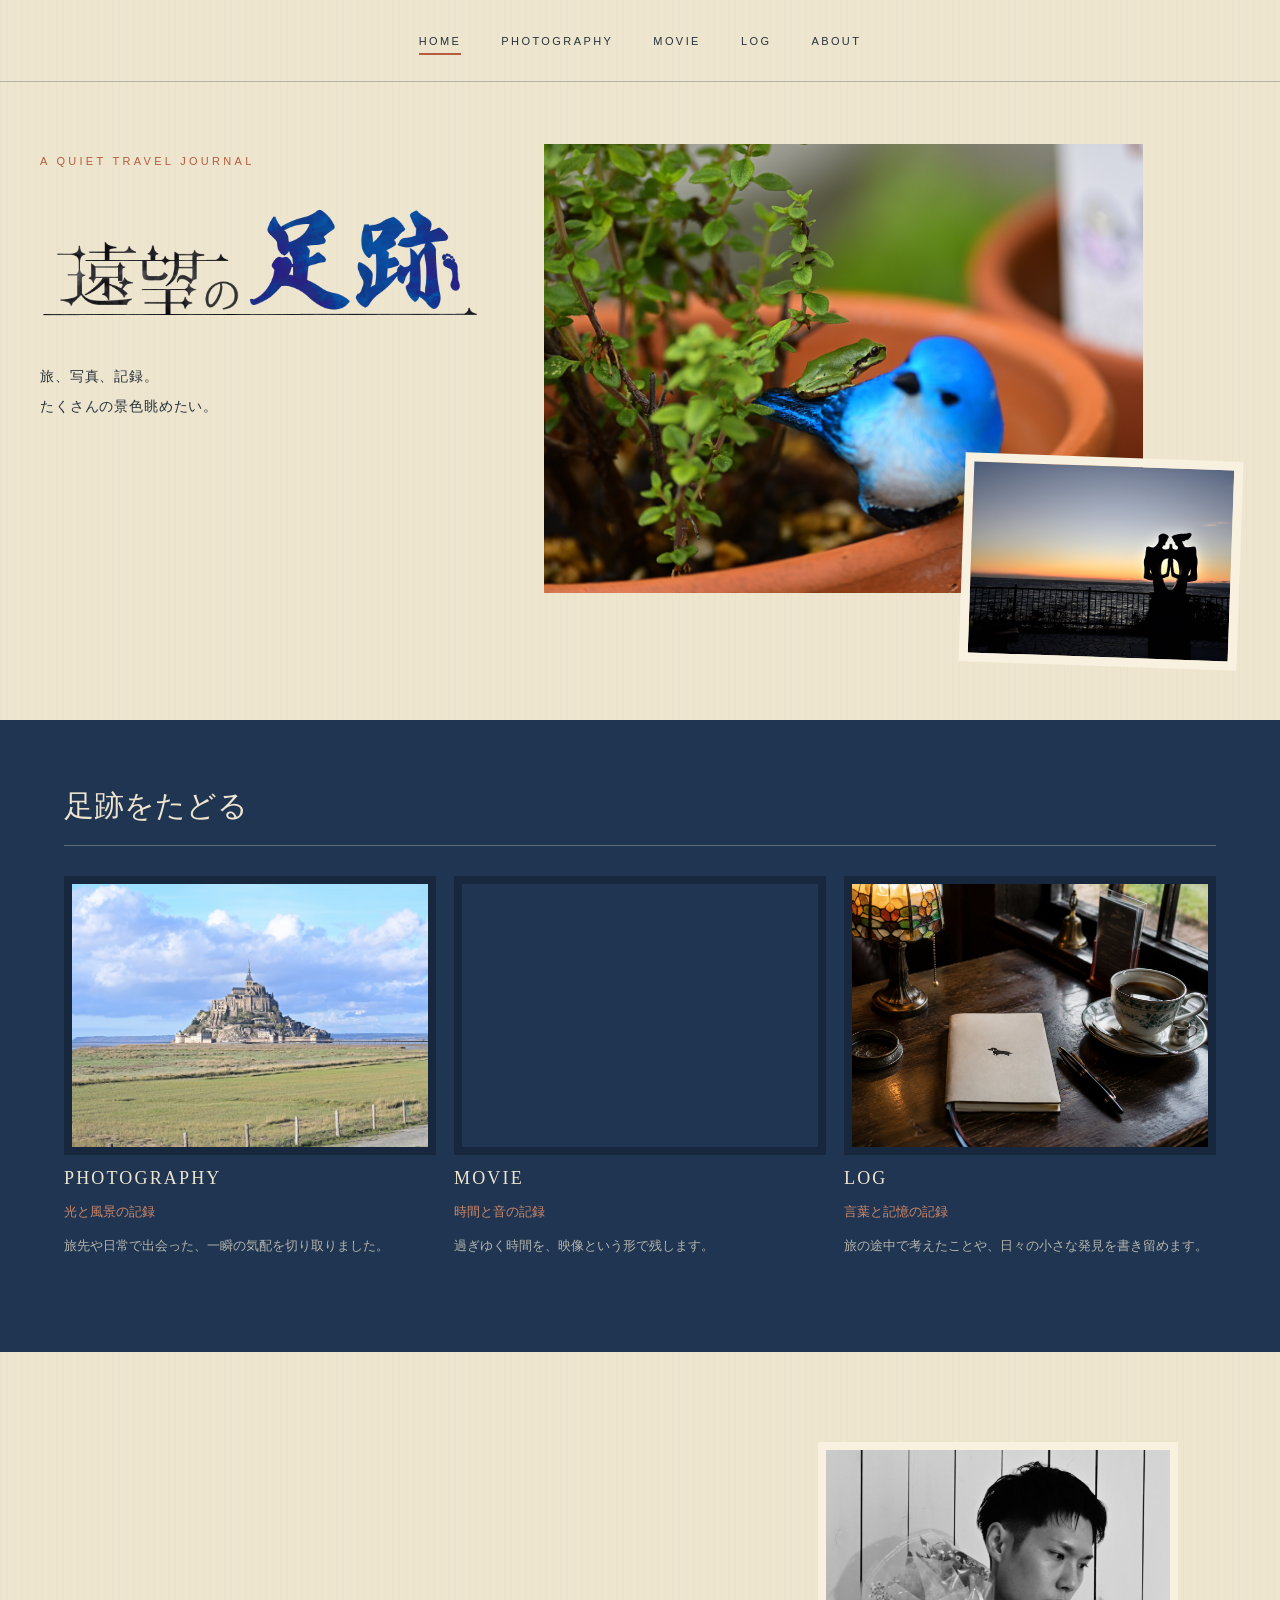
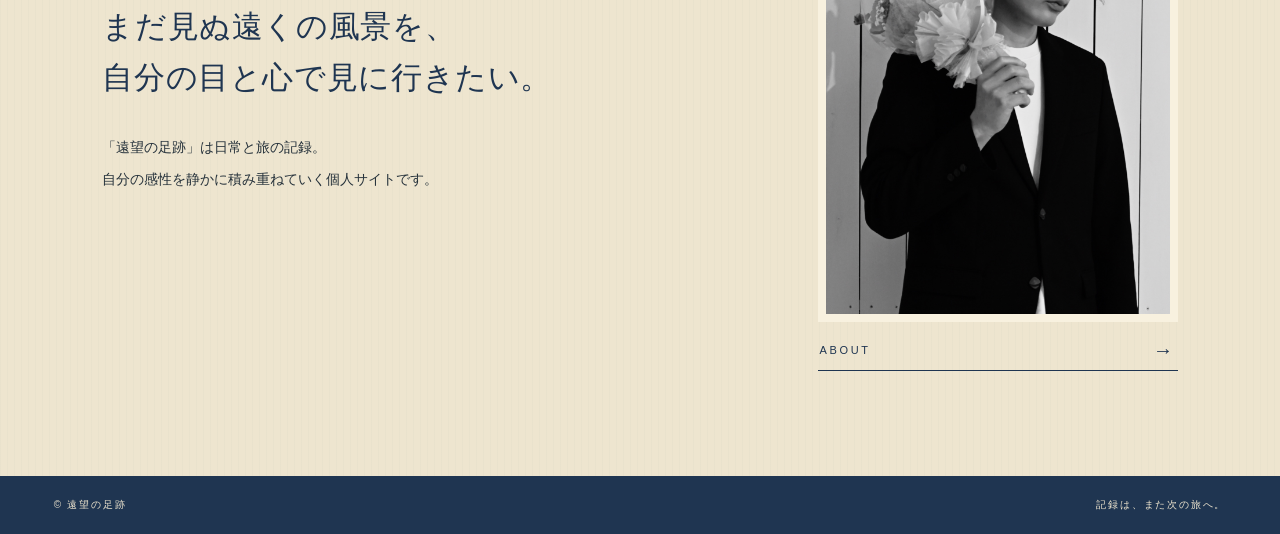
<file: index.html>
<!doctype html><html lang="ja"><head><meta charset="utf-8"><meta name="viewport" content="width=device-width,initial-scale=1"><title>遠望の足跡</title><link rel="stylesheet" href="pages.css"><link rel="stylesheet" href="logo-layout.css?v=20260724-1"></head><body data-page="home"><div id="previewBadge" class="preview" hidden>下書きプレビュー — まだ公開されていません</div><header class="mast"><nav class="nav site-nav"><a aria-current="page" class="local" href="./">HOME</a><a class="local" href="gallery.html">PHOTOGRAPHY</a><a class="local" href="films.html">MOVIE</a><a class="local" href="log.html">LOG</a><a class="local" href="about.html">ABOUT</a></nav></header><main><section class="hero"><div class="hero-copy"><p class="kicker">A quiet travel journal</p><a class="hero-logo-link local" href="./" aria-label="遠望の足跡 ホームへ"><img class="hero-logo site-logo" src="media/logo.png" alt="遠望の足跡"></a><span id="title" hidden>遠望の足跡</span><p class="reading" id="reading"></p><div class="tagline" id="tagline"></div></div><div class="hero-media"><div class="hero-main" id="heroMain"></div><div class="hero-sub" id="heroSub"></div><p class="feature"><b>特集</b><span id="feature"></span></p></div></section><section class="selected"><div class="section-head"><h2>採集した風景</h2><a class="local" href="gallery.html">すべての作品を見る →</a></div><div class="cards" id="cards"></div></section><section class="about" id="about"><small>ABOUT / 05</small><div><h2 id="aboutTitle"></h2><p id="aboutBody"></p></div></section></main><footer><span>© 遠望の足跡</span><span id="footerText"></span></footer><script src="site.js?v=20260724-1"></script></body></html>
</file>
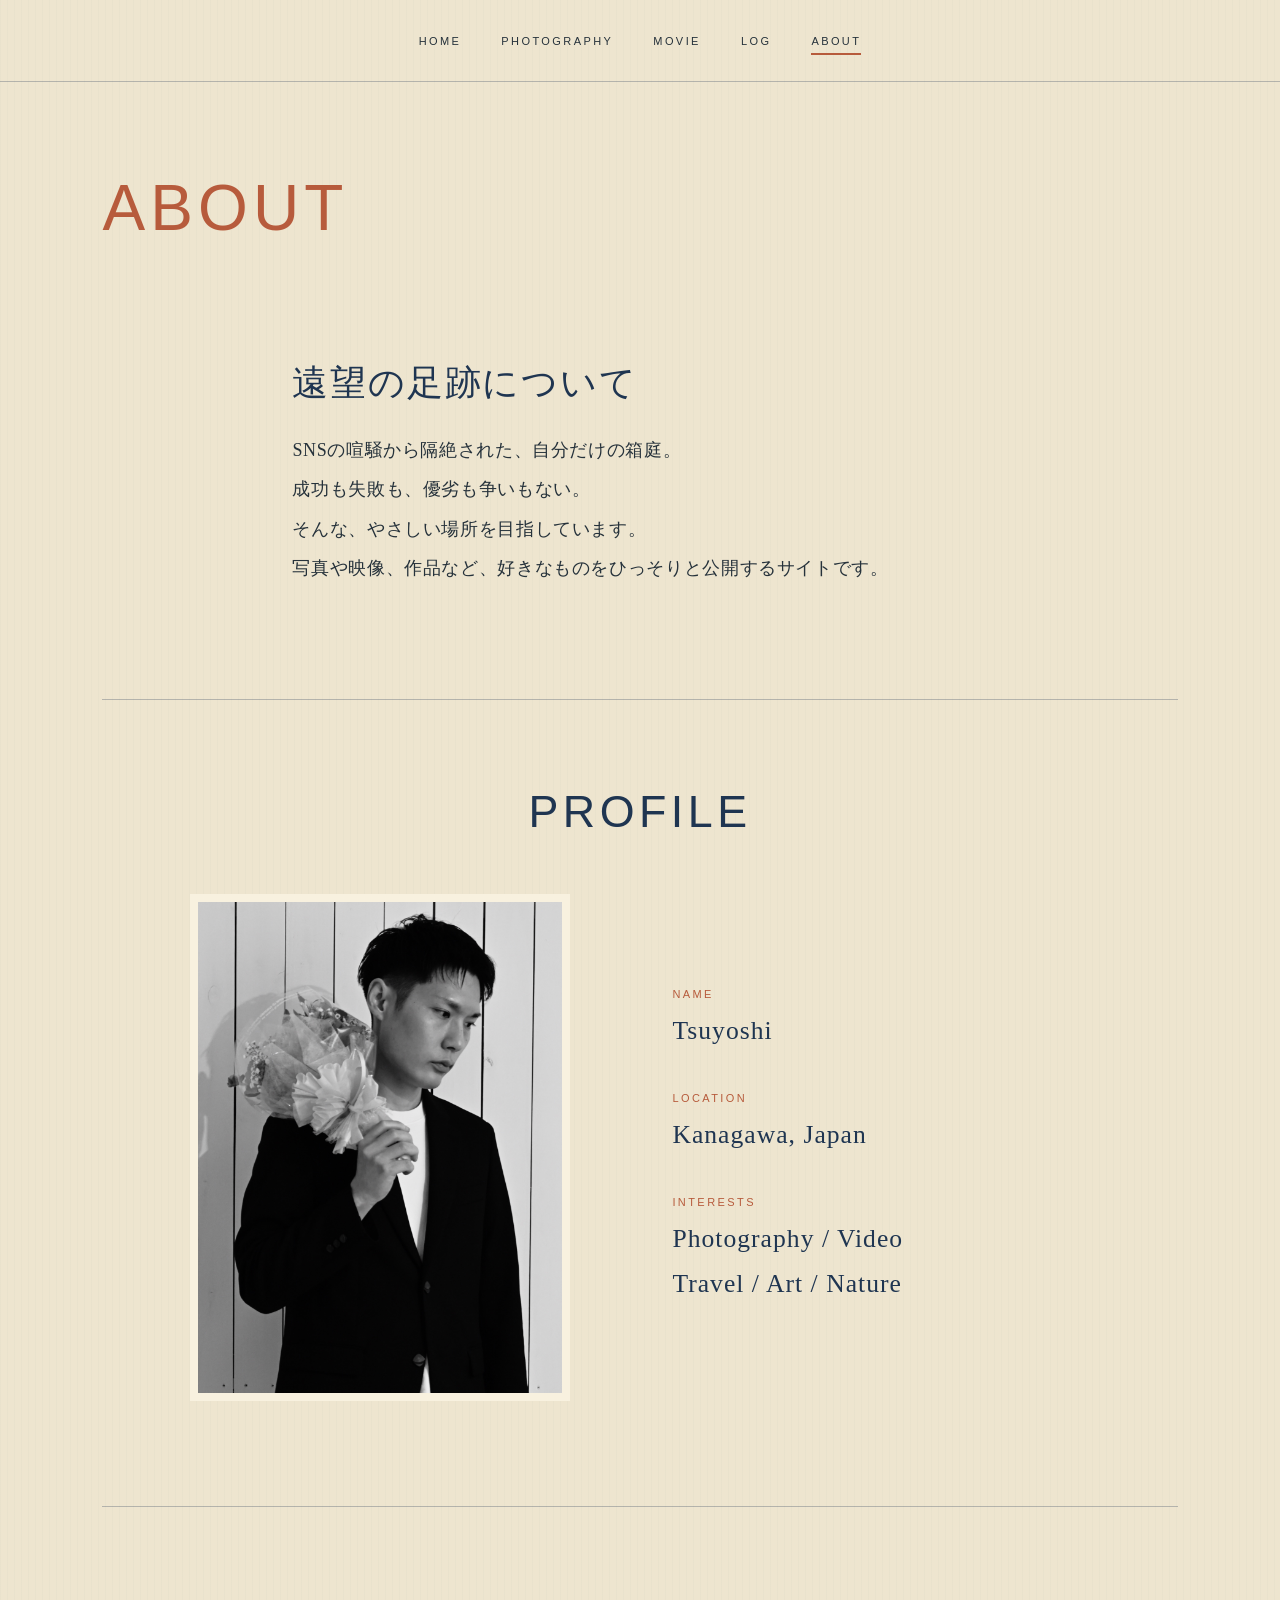
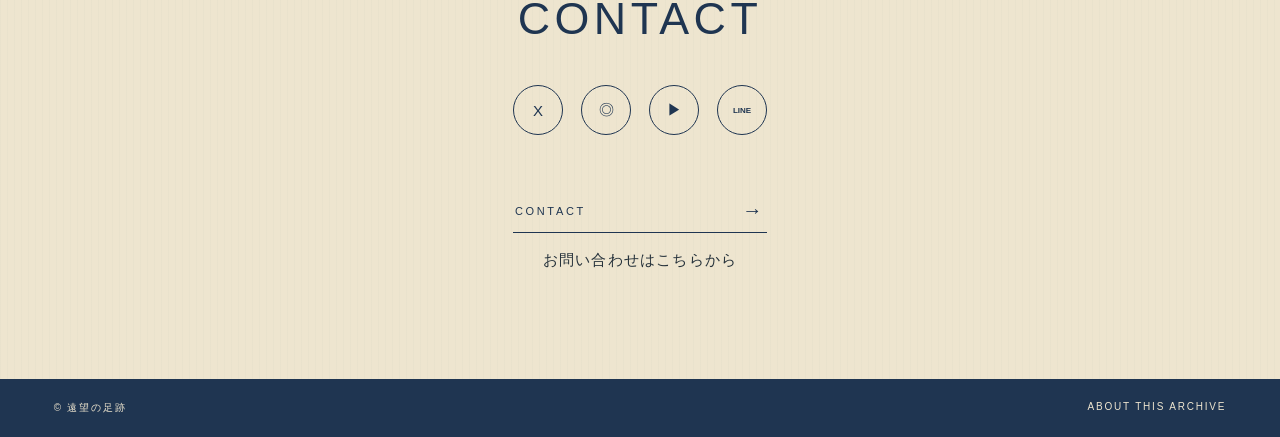
<file: about.html>
<!doctype html>
<html lang="ja">
<head>
  <meta charset="utf-8">
  <meta name="viewport" content="width=device-width,initial-scale=1">
  <title>ABOUT｜遠望の足跡</title>
  <link rel="stylesheet" href="pages.css?v=20260721-1">
  <link rel="stylesheet" href="logo-layout.css?v=20260723-6">
</head>
<body data-page="about">
  <div id="previewBadge" class="preview" hidden>下書きプレビュー — まだ公開されていません</div>
  <header class="mast">
    <nav class="nav site-nav">
      <a class="local" href="./">HOME</a>
      <a class="local" href="gallery.html">PHOTOGRAPHY</a>
      <a class="local" href="films.html">MOVIE</a>
      <a class="local" href="log.html">LOG</a>
      <a aria-current="page" href="about.html">ABOUT</a>
    </nav>
  </header>
  <main>
    <section class="photo-intro about-intro">
      <h1>ABOUT</h1>
    </section>
    <section class="about-page about-statement">
      <h2>遠望の足跡について</h2>
      <p>SNSの喧騒から隔絶された、自分だけの箱庭。<br>成功も失敗も、優劣も争いもない。<br>そんな、やさしい場所を目指しています。<br>写真や映像、作品など、好きなものをひっそりと公開するサイトです。</p>
    </section>
    <section class="profile-section">
      <h2>PROFILE</h2>
      <div class="profile-layout">
        <div class="profile-photo" role="img" aria-label="プロフィール写真（仮）"></div>
        <dl class="profile-data">
          <div><dt>NAME</dt><dd>Tsuyoshi</dd></div>
          <div><dt>LOCATION</dt><dd>Kanagawa, Japan</dd></div>
          <div><dt>INTERESTS</dt><dd>Photography / Video<br>Travel / Art / Nature</dd></div>
        </dl>
      </div>
    </section>
    <section class="about-contact">
      <h2>CONTACT</h2>
      <nav class="about-socials" aria-label="SNSリンク">
        <a href="https://x.com/Koki_Sakuraba" target="_blank" rel="noopener noreferrer" aria-label="X（旧Twitter）">X</a>
        <a href="https://www.instagram.com/enbo_no_ashiato/" target="_blank" rel="noopener noreferrer" aria-label="Instagram">◎</a>
        <a href="https://www.youtube.com/channel/UClKih80X513urWB7ibAE87Q" target="_blank" rel="noopener noreferrer" aria-label="YouTube">▶</a>
        <a href="https://lin.ee/Te5DMjh" target="_blank" rel="noopener noreferrer" aria-label="LINE公式アカウント"><small>LINE</small></a>
      </nav>
      <a class="about-contact-link" href="mailto:enbo_no_ashiato@icloud.com"><span>CONTACT</span><b>→</b></a>
      <p>お問い合わせはこちらから</p>
    </section>
  </main>
  <footer><span>© 遠望の足跡</span><span>ABOUT THIS ARCHIVE</span></footer>
  <script src="site.js?v=20260721-4"></script>
</body>
</html>
</file>
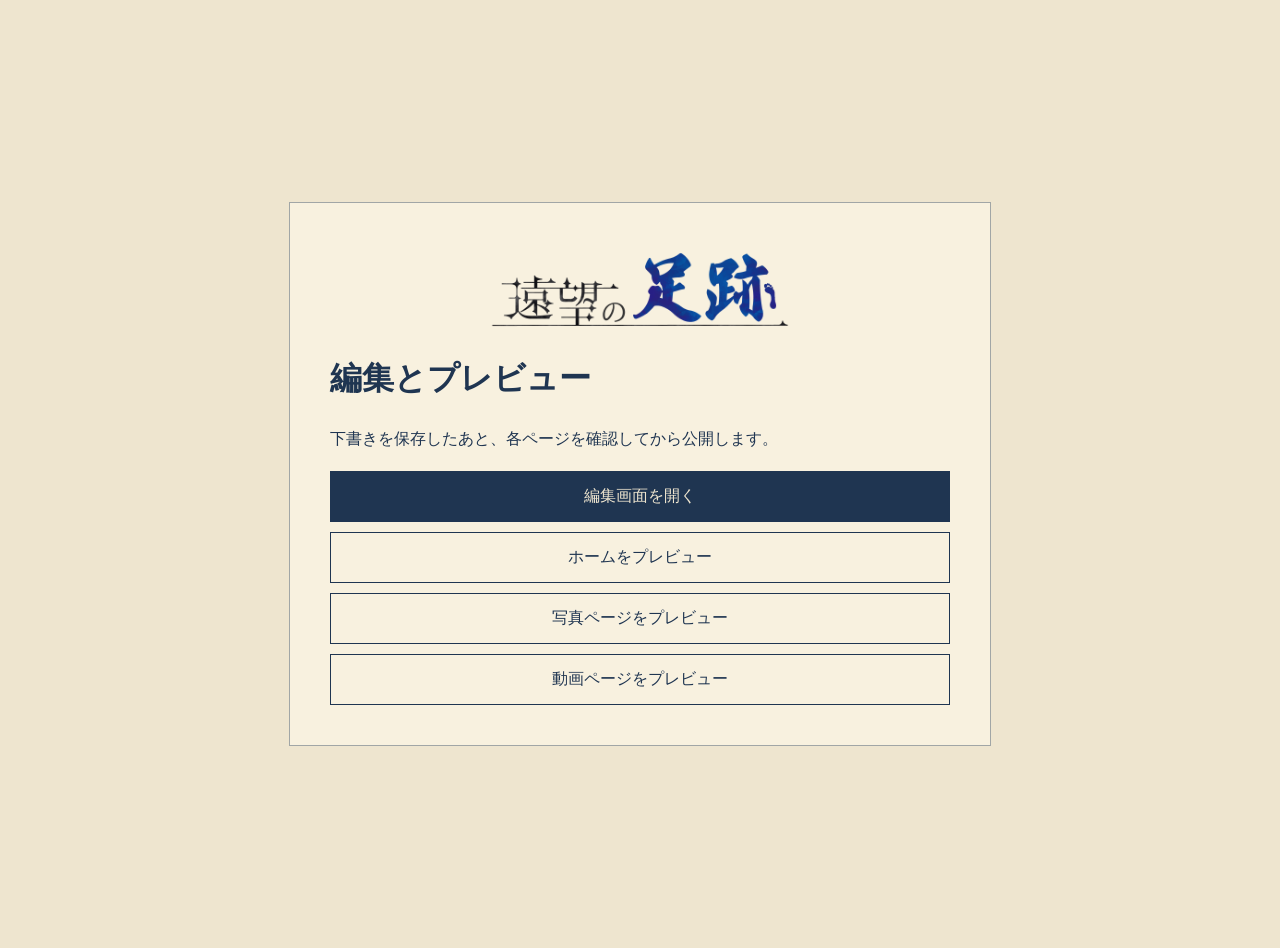
<file: admin.html>
<!doctype html><html lang="ja"><head><meta charset="utf-8"><meta name="viewport" content="width=device-width,initial-scale=1"><title>遠望の足跡｜編集案内</title><style>body{margin:0;min-height:100vh;display:grid;place-items:center;padding:24px;background:#eee5cf;color:#1f3551;font-family:serif}.panel{width:min(620px,100%);padding:40px;background:#f8f1df;border:1px solid #1f355166}img{display:block;width:min(300px,90%);margin:auto}p{line-height:2}.links{display:grid;gap:10px}a{padding:14px;text-align:center;border:1px solid #1f3551;color:#1f3551;text-decoration:none}.main{background:#1f3551;color:#eee5cf}</style></head><body><main class="panel"><img src="media/logo.png" alt="遠望の足跡"><h1>編集とプレビュー</h1><p>下書きを保存したあと、各ページを確認してから公開します。</p><div class="links"><a class="main" href="https://app.pagescms.org/enbo-no-ashiato/enbo-no-ashiato/main">編集画面を開く</a><a href="./?preview=1">ホームをプレビュー</a><a href="gallery.html?preview=1">写真ページをプレビュー</a><a href="films.html?preview=1">動画ページをプレビュー</a></div></main></body></html>
</file>
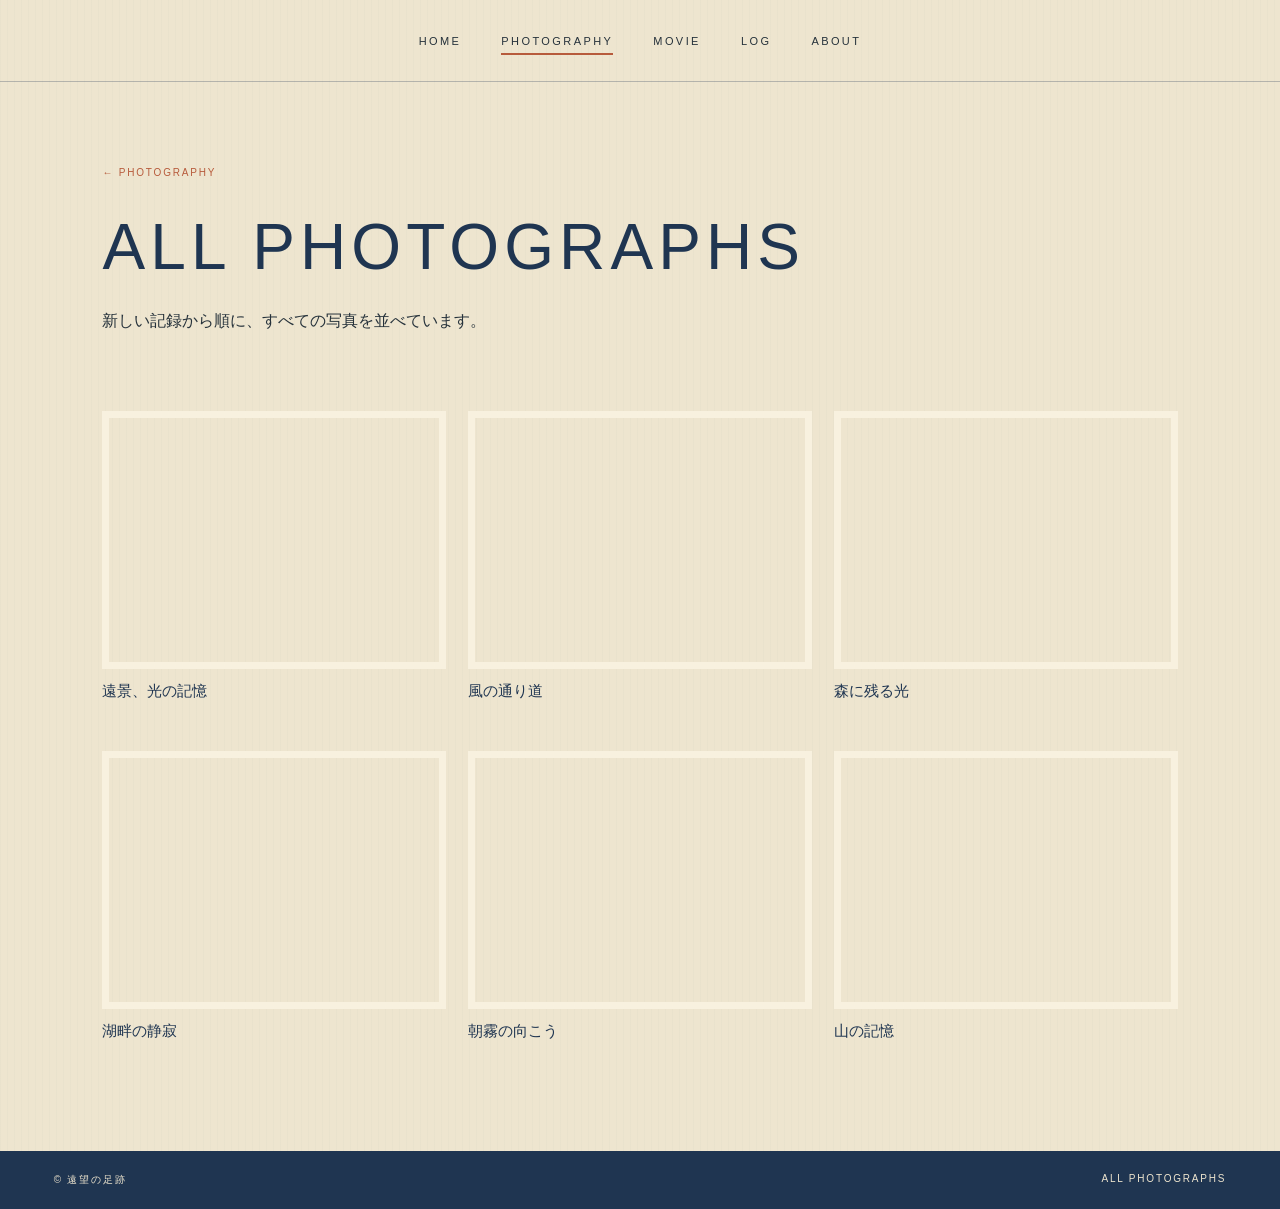
<file: all-photos.html>
<!doctype html>
<html lang="ja"><head><meta charset="utf-8"><meta name="viewport" content="width=device-width,initial-scale=1"><title>ALL PHOTOGRAPHS｜遠望の足跡</title><link rel="stylesheet" href="pages.css"><link rel="stylesheet" href="logo-layout.css?v=20260723-2"></head>
<body data-page="photo-archive"><div id="previewBadge" class="preview" hidden>下書きプレビュー — まだ公開されていません</div><header class="mast"><nav class="nav site-nav"><a class="local" href="./">HOME</a><a aria-current="page" class="local" href="gallery.html">PHOTOGRAPHY</a><a class="local" href="films.html">MOVIE</a><a class="local" href="log.html">LOG</a><a class="local" href="about.html">ABOUT</a></nav></header>
<main><section class="archive-intro"><a class="local" href="gallery.html">← PHOTOGRAPHY</a><h1>ALL PHOTOGRAPHS</h1><p>新しい記録から順に、すべての写真を並べています。</p></section><section class="archive-photo-grid" id="archivePhotos"></section></main>
<footer><span>© 遠望の足跡</span><span>ALL PHOTOGRAPHS</span></footer><script src="photo-pages.js?v=20260721-1"></script><script src="photo-lightbox.js?v=20260721-1"></script></body></html>
</file>
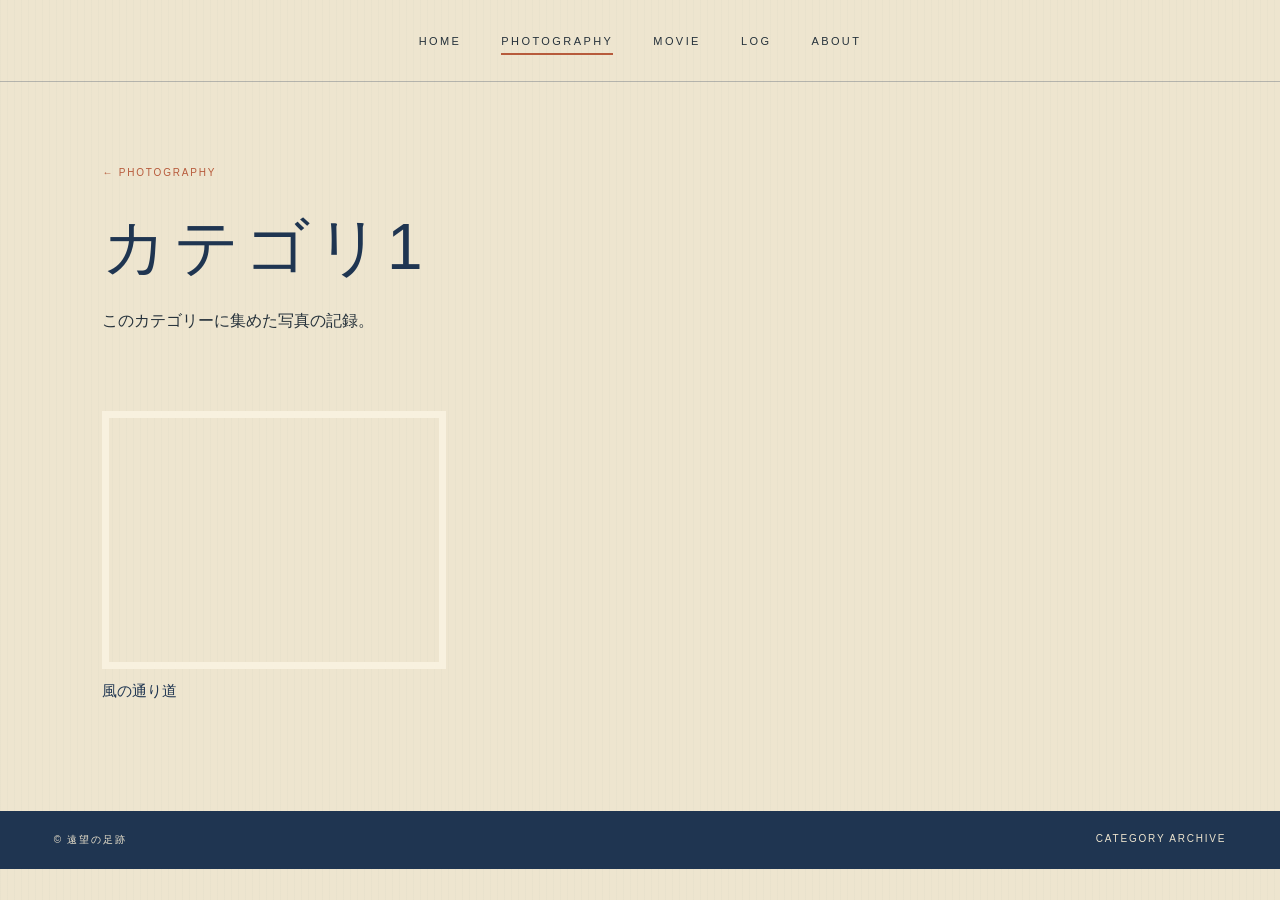
<file: category.html>
<!doctype html>
<html lang="ja"><head><meta charset="utf-8"><meta name="viewport" content="width=device-width,initial-scale=1"><title>カテゴリー｜遠望の足跡</title><link rel="stylesheet" href="pages.css"><link rel="stylesheet" href="logo-layout.css?v=20260723-2"></head>
<body data-page="photo-category"><div id="previewBadge" class="preview" hidden>下書きプレビュー — まだ公開されていません</div><header class="mast"><nav class="nav site-nav"><a class="local" href="./">HOME</a><a aria-current="page" class="local" href="gallery.html">PHOTOGRAPHY</a><a class="local" href="films.html">MOVIE</a><a class="local" href="log.html">LOG</a><a class="local" href="about.html">ABOUT</a></nav></header>
<main><section class="archive-intro"><a class="local" href="gallery.html">← PHOTOGRAPHY</a><h1 id="categoryTitle">カテゴリ</h1><p>このカテゴリーに集めた写真の記録。</p></section><section class="archive-photo-grid" id="archivePhotos"></section></main>
<footer><span>© 遠望の足跡</span><span>CATEGORY ARCHIVE</span></footer><script src="photo-pages.js?v=20260721-1"></script><script src="photo-lightbox.js?v=20260721-1"></script></body></html>
</file>
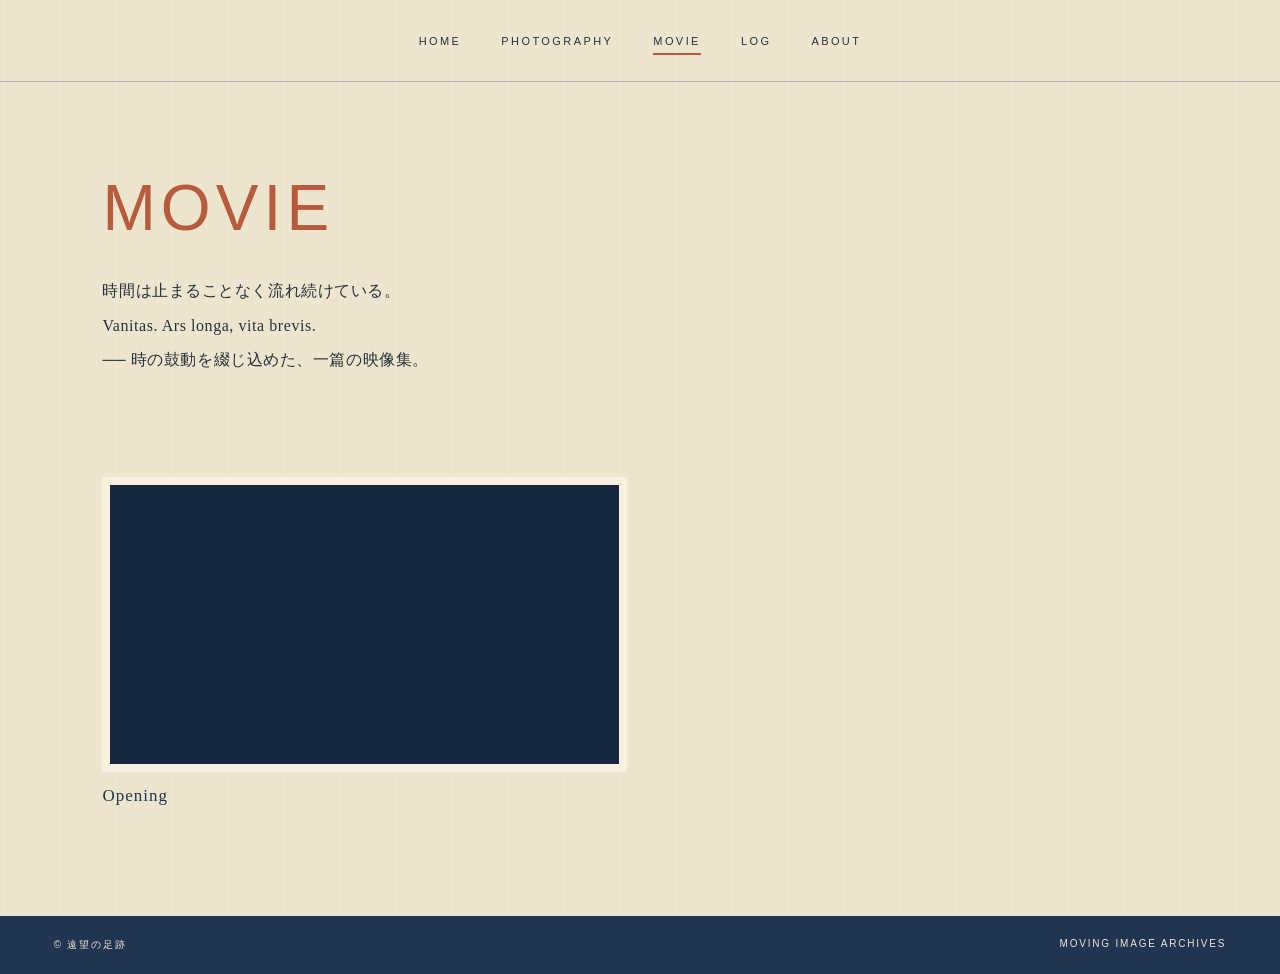
<file: films.html>
<!doctype html>
<html lang="ja">
<head>
  <meta charset="utf-8">
  <meta name="viewport" content="width=device-width,initial-scale=1">
  <title>MOVIE｜遠望の足跡</title>
  <link rel="stylesheet" href="pages.css?v=20260721-1">
  <link rel="stylesheet" href="logo-layout.css?v=20260723-2">
</head>
<body data-page="films">
  <div id="previewBadge" class="preview" hidden>下書きプレビュー — まだ公開されていません</div>
  <header class="mast">
    <nav class="nav site-nav">
      <a class="local" href="./">HOME</a>
      <a class="local" href="gallery.html">PHOTOGRAPHY</a>
      <a aria-current="page" href="films.html">MOVIE</a>
      <a class="local" href="log.html">LOG</a>
      <a class="local" href="about.html">ABOUT</a>
    </nav>
  </header>
  <main>
    <section class="photo-intro movie-intro">
      <h1>MOVIE</h1>
      <p>時間は止まることなく流れ続けている。<br>Vanitas. Ars longa, vita brevis.<br>── 時の鼓動を綴じ込めた、一篇の映像集。</p>
    </section>
    <section class="works-grid" id="items"></section>
  </main>
  <footer><span>© 遠望の足跡</span><span>MOVING IMAGE ARCHIVES</span></footer>
  <script src="site.js?v=20260721-1"></script>
</body>
</html>
</file>
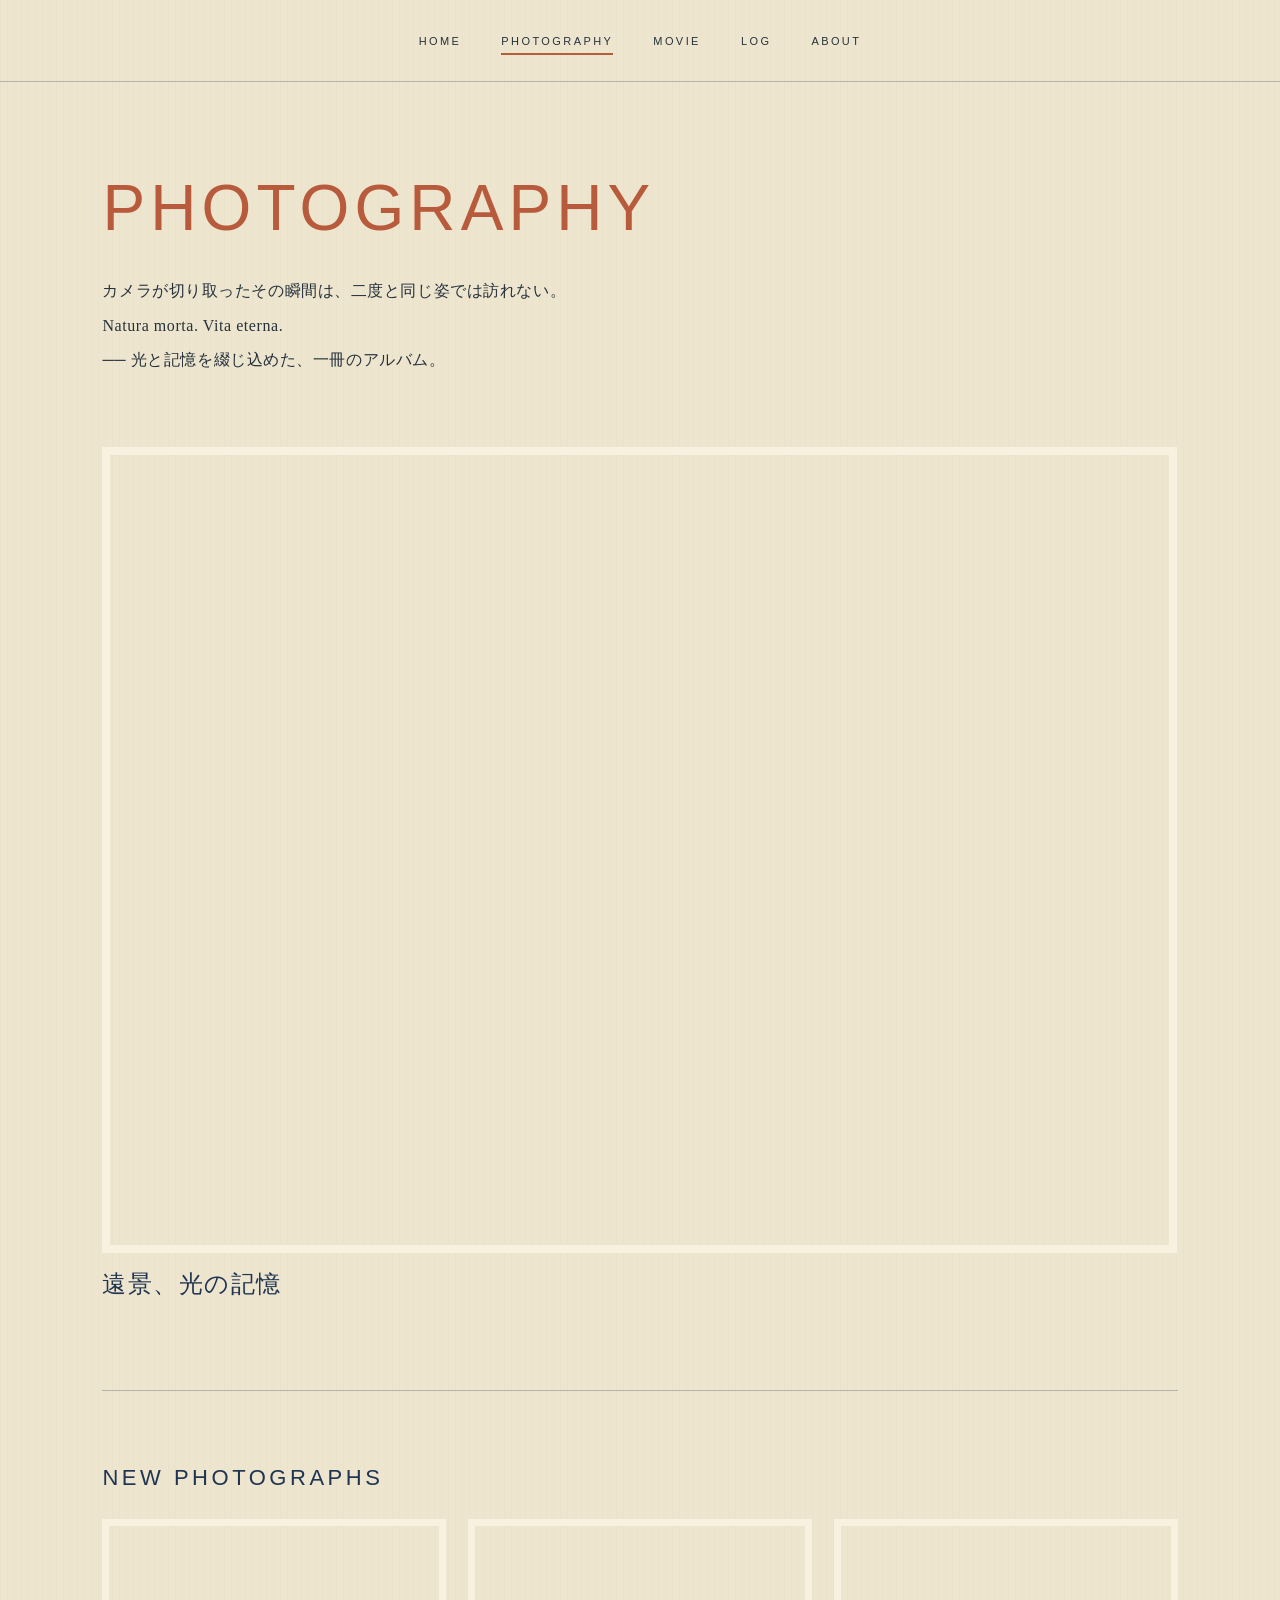
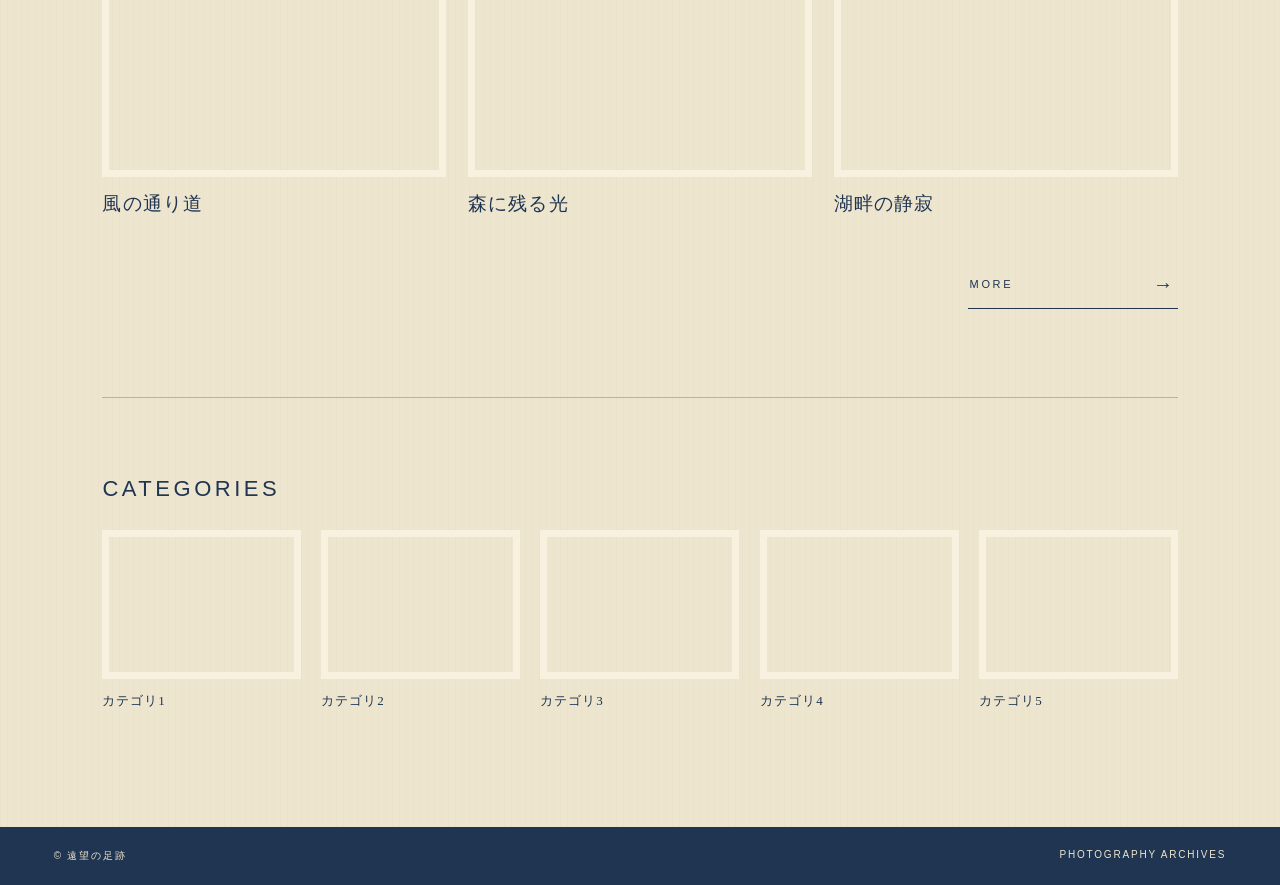
<file: gallery.html>
<!doctype html>
<html lang="ja"><head><meta charset="utf-8"><meta name="viewport" content="width=device-width,initial-scale=1"><title>PHOTOGRAPHY｜遠望の足跡</title><link rel="stylesheet" href="pages.css?v=20260719-2"><link rel="stylesheet" href="logo-layout.css?v=20260723-6"></head>
<body data-page="photography-home"><div id="previewBadge" class="preview" hidden>下書きプレビュー — まだ公開されていません</div>
<header class="mast"><nav class="nav site-nav"><a class="local" href="./">HOME</a><a aria-current="page" href="gallery.html">PHOTOGRAPHY</a><a class="local" href="films.html">MOVIE</a><a class="local" href="log.html">LOG</a><a class="local" href="about.html">ABOUT</a></nav></header>
<main><section class="photo-intro"><h1>PHOTOGRAPHY</h1><p>カメラが切り取ったその瞬間は、二度と同じ姿では訪れない。<br>Natura morta. Vita eterna.<br>── 光と記憶を綴じ込めた、一冊のアルバム。</p></section>
<section class="featured-photo" id="featuredPhoto"></section>
<section class="latest-photos"><div class="photo-section-heading"><h2>NEW PHOTOGRAPHS</h2></div><div class="latest-grid" id="latestPhotos"></div><a class="more-link local" href="all-photos.html"><span>MORE</span><b>→</b></a></section>
<section class="photo-categories"><div class="photo-section-heading"><h2>CATEGORIES</h2></div><div class="category-photo-grid" id="photoCategories"></div></section></main>
<footer><span>© 遠望の足跡</span><span>PHOTOGRAPHY ARCHIVES</span></footer><script src="photo-pages.js?v=20260721-1"></script><script src="photo-lightbox.js?v=20260721-1"></script></body></html>
</file>
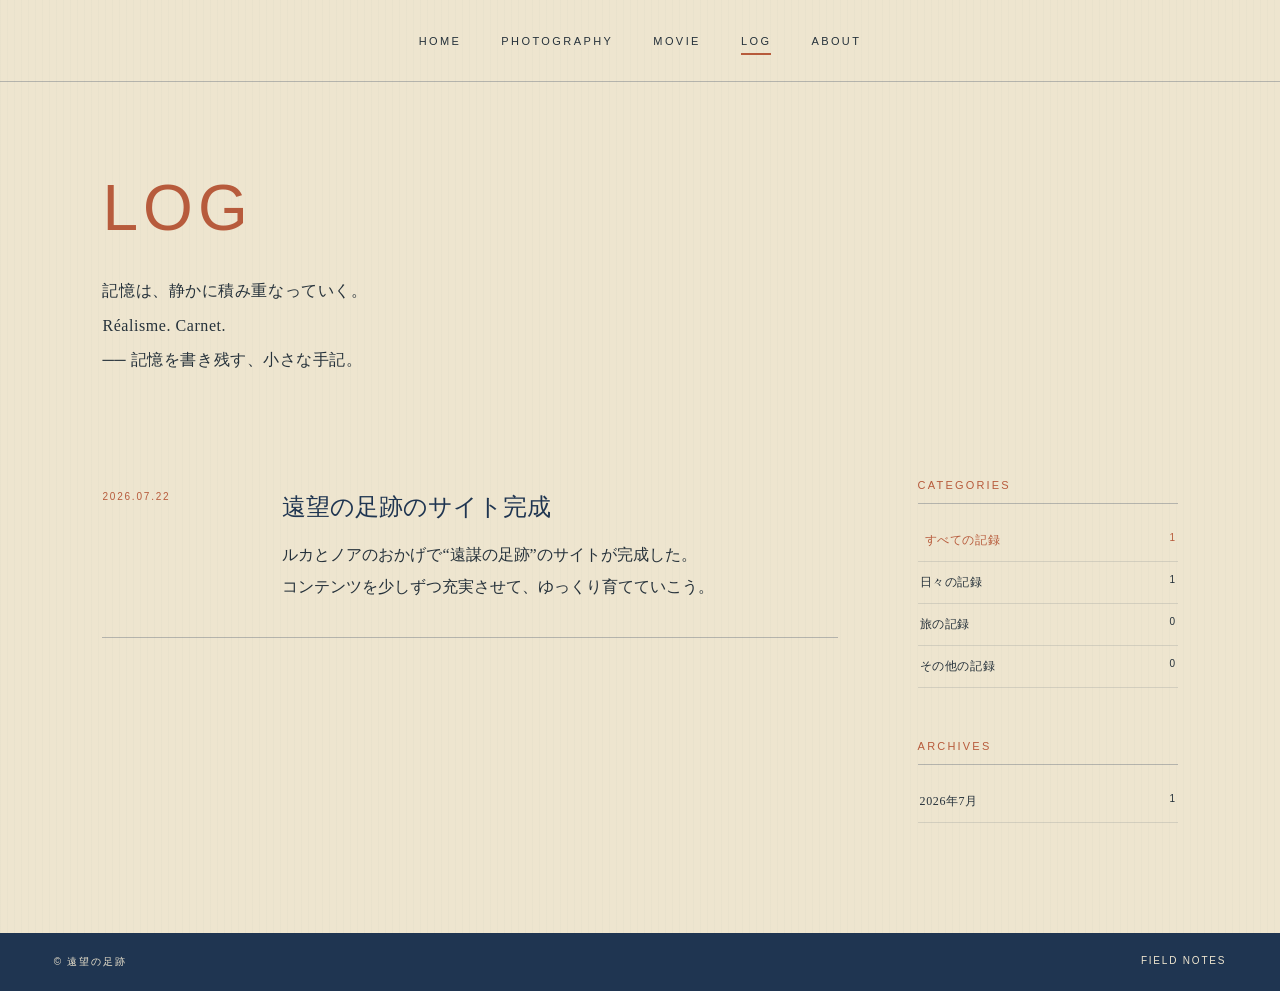
<file: log.html>
<!doctype html>
<html lang="ja">
<head>
  <meta charset="utf-8">
  <meta name="viewport" content="width=device-width,initial-scale=1">
  <title>LOG｜遠望の足跡</title>
  <link rel="stylesheet" href="pages.css?v=20260721-1">
  <link rel="stylesheet" href="logo-layout.css?v=20260723-2">
</head>
<body data-page="static">
  <div id="previewBadge" class="preview" hidden>下書きプレビュー — まだ公開されていません</div>
  <header class="mast">
    <nav class="nav site-nav">
      <a class="local" href="./">HOME</a>
      <a class="local" href="gallery.html">PHOTOGRAPHY</a>
      <a class="local" href="films.html">MOVIE</a>
      <a aria-current="page" href="log.html">LOG</a>
      <a class="local" href="about.html">ABOUT</a>
    </nav>
  </header>
  <main>
    <section class="photo-intro log-intro">
      <h1>LOG</h1>
      <p>記憶は、静かに積み重なっていく。<br>Réalisme. Carnet.<br>── 記憶を書き残す、小さな手記。</p>
    </section>
    <div class="log-layout">
      <section class="journal" id="logEntries"></section>
      <aside class="log-sidebar" id="logSidebar" aria-label="ログの絞り込み"></aside>
    </div>
  </main>
  <footer><span>© 遠望の足跡</span><span>FIELD NOTES</span></footer>
  <script src="log-pages.js?v=20260721-1"></script>
</body>
</html>
</file>
<file: pages.css>
:root{--cream:#eee5cf;--paper:#f8f1df;--indigo:#1f3551;--ink:#26323b;--orange:#b75b3c;--line:rgba(31,53,81,.28)}*{box-sizing:border-box}html{scroll-behavior:smooth}body{margin:0;background:var(--cream);color:var(--ink);font-family:"Yu Mincho","Hiragino Mincho ProN",serif;background-image:linear-gradient(90deg,rgba(31,53,81,.02) 1px,transparent 1px);background-size:7px 100%}a{color:inherit;text-decoration:none}.preview{position:sticky;top:0;z-index:20;padding:9px;background:var(--orange);color:white;text-align:center;font:12px Arial,sans-serif}.mast{height:82px;border-bottom:1px solid var(--line);display:grid;grid-template-columns:220px 1fr 220px;align-items:center;padding:0 4.2vw}.logo img{display:block;width:190px;height:54px;object-fit:contain;object-position:left}.nav{justify-self:center;display:flex;gap:40px;font:11px Arial,sans-serif;letter-spacing:.22em;text-transform:uppercase}.nav a{position:relative}.nav a:hover:after,.nav a[aria-current=page]:after{content:"";position:absolute;left:0;right:0;bottom:-8px;height:2px;background:var(--orange)}.home{justify-self:end;font:10px Arial,sans-serif;letter-spacing:.18em}.hero{min-height:650px;display:grid;grid-template-columns:.75fr 1.25fr;gap:7vw;padding:62px 8vw;position:relative}.kicker{color:var(--orange);font:11px Arial,sans-serif;letter-spacing:.3em;text-transform:uppercase}.hero h1{margin:25px 0 0;color:var(--indigo);font-size:clamp(62px,8vw,120px);font-weight:400;line-height:.95;letter-spacing:-.08em}.reading{color:var(--indigo);font-size:11px;letter-spacing:.3em}.tagline{margin-top:32px;font-size:14px;line-height:2.1;letter-spacing:.06em}.hero-media{position:relative;min-height:510px}.hero-main,.hero-sub{position:absolute;background:center/cover;filter:sepia(.18) saturate(.72)}.hero-main{inset:0 14% 60px 0}.hero-sub{right:0;bottom:0;width:40%;height:235px;border:9px solid var(--paper);transform:rotate(2deg)}.feature{position:absolute;left:0;bottom:17px;font-size:11px;letter-spacing:.08em}.feature b{color:var(--orange);margin-right:12px}.selected{padding:66px 5vw 80px;background:var(--indigo);color:var(--cream)}.section-head{display:flex;justify-content:space-between;align-items:end;padding-bottom:18px;border-bottom:1px solid rgba(238,229,207,.3)}.section-head h2{margin:0;font-size:30px;font-weight:400;letter-spacing:.1em}.section-head a{font:10px Arial,sans-serif;letter-spacing:.18em}.cards{display:grid;grid-template-columns:repeat(3,1fr);gap:18px;margin-top:30px}.card-media{height:245px;background:center/cover;border:8px solid #17283e;filter:sepia(.16) saturate(.74)}.card h3{margin:13px 0 0;font-weight:400;font-size:15px}.card em{display:block;margin-top:7px;color:#d18767;font:italic 11px Georgia,serif}.card p{font-size:11px;line-height:1.8;color:rgba(238,229,207,.72)}.about{display:grid;grid-template-columns:.5fr 1.5fr;gap:7vw;padding:105px 14vw 120px 8vw}.about small{color:var(--orange);font:10px Arial,sans-serif;letter-spacing:.22em}.about h2,.intro h1{margin:0;color:var(--indigo);font-size:clamp(42px,5vw,72px);font-weight:400;line-height:1.4}.about p{font-size:14px;line-height:2.3}.intro{display:grid;grid-template-columns:.5fr 1.5fr;gap:7vw;padding:85px 8vw 70px;border-bottom:1px solid var(--line)}.intro small{color:var(--orange);font:10px Arial,sans-serif;letter-spacing:.22em}.intro p{max-width:620px;line-height:2}.works-grid{display:grid;grid-template-columns:repeat(2,minmax(0,1fr));gap:56px 24px;padding:70px 8vw 110px}.work:nth-child(3n+1){grid-column:span 2}.work-image{min-height:350px;background:center/cover;border:8px solid var(--paper);filter:sepia(.16) saturate(.74)}.work:nth-child(3n+1) .work-image{min-height:500px}.work h2{color:var(--indigo);font-size:20px;font-weight:400}.work p{font-size:12px;line-height:1.9}.video{position:relative;aspect-ratio:16/9;background:#17283e center/cover;border:8px solid var(--paper)}.video iframe{position:absolute;inset:0;width:100%;height:100%;border:0}.empty{grid-column:1/-1;padding:80px 20px;border:1px solid var(--line);text-align:center;line-height:2}footer{display:flex;justify-content:space-between;padding:22px 4.2vw;background:var(--indigo);color:var(--cream);font:10px Arial,sans-serif;letter-spacing:.18em}@media(max-width:760px){.mast{height:68px;grid-template-columns:1fr auto;padding:0 20px}.logo img{width:135px;height:48px}.nav{display:none}.hero{grid-template-columns:1fr;padding:48px 20px}.hero h1{font-size:64px}.hero-media{min-height:430px}.hero-main{right:12%;bottom:90px}.hero-sub{width:43%;height:170px}.cards{grid-template-columns:1fr}.selected{padding:48px 20px}.about,.intro{grid-template-columns:1fr;padding:70px 20px}.works-grid{grid-template-columns:1fr;padding:50px 20px 80px}.work:nth-child(3n+1){grid-column:auto}.work-image,.work:nth-child(3n+1) .work-image{min-height:280px}footer{padding:20px;gap:16px;flex-wrap:wrap}}
</file>
<file: logo-layout.css>
.page-index{color:var(--orange);font:10px Arial,sans-serif;letter-spacing:.25em}
.hero{grid-template-columns:.75fr 1.25fr;gap:7vw;padding-left:8vw}
.hero-logo-link{display:block;width:min(100%,470px);margin:28px 0 0}
.hero-logo{display:block;width:100%;height:auto}
.hero-main{inset:0 14% 60px 0}
.hero-sub{right:0;bottom:0;width:40%;height:235px;border:9px solid var(--paper);transform:rotate(2deg)}
.feature{display:none}
.tagline{font-size:0}.tagline:after{content:"旅、写真、記録。";font-size:14px}
.category-card{display:block;transition:transform .25s ease,opacity .25s ease}.category-card:hover{transform:translateY(-5px);opacity:.88}.category-card h3{letter-spacing:.12em}.category-card .card-media{transition:filter .25s ease}.category-card:hover .card-media{filter:sepia(.08) saturate(.95)}
.category-card em{font-style:normal}.selected .section-head>a{display:none}.selected .section-head h2{font-size:0}.selected .section-head h2:after{content:"足跡をたどる";font-size:30px}
.category-card h3{font-size:18px}.category-card em{font-size:13px}.category-card p{font-size:13px;line-height:1.9}
.about{display:grid;grid-template-columns:minmax(0,1fr) minmax(250px,360px);align-items:center;gap:8vw;padding:90px 8vw 105px}.about small{display:none}.about>div{max-width:900px}.about h2{font-size:clamp(22px,2.4vw,34px);line-height:1.65;letter-spacing:.02em;text-align:left}.about p{max-width:760px;margin-top:28px;text-align:left}.about-visual{width:100%;justify-self:end}.about-photo{width:100%;aspect-ratio:3/4;background:center/cover;filter:sepia(.14) saturate(.78);border:8px solid var(--paper)}.about-link{display:flex;justify-content:space-between;align-items:center;padding:18px 2px 10px;border-bottom:1px solid var(--indigo);color:var(--indigo);font:11px Arial,sans-serif;letter-spacing:.24em}.about-link b{font-size:20px;font-weight:400;line-height:1;transition:transform .2s ease}.about-link:hover b{transform:translateX(6px)}
.social-links{display:flex;gap:16px;margin-top:42px}.social-links a{display:grid;place-items:center;width:48px;height:48px;border:1px solid var(--indigo);border-radius:50%;color:var(--indigo);transition:background .2s ease,color .2s ease,transform .2s ease}.social-links a:hover{background:var(--indigo);color:var(--cream);transform:translateY(-3px)}.social-links small{position:absolute;width:1px;height:1px;overflow:hidden}.social-icon{font:14px Arial,sans-serif}.social-instagram{font-size:25px;line-height:1}.social-youtube{font-size:15px;padding-left:2px}.social-line{font-size:8px;font-weight:700;letter-spacing:-.04em}
.contact-link{display:flex;justify-content:space-between;align-items:center;max-width:360px;margin-top:32px;padding:18px 2px 10px;border-bottom:1px solid var(--indigo);color:var(--indigo);font:11px Arial,sans-serif;letter-spacing:.24em}.contact-link b{font-size:20px;font-weight:400;line-height:1;transition:transform .2s ease}.contact-link:hover b{transform:translateX(6px)}
@media(max-width:760px){.about{grid-template-columns:1fr;gap:42px}.about-visual{max-width:320px;justify-self:start}}
[data-page="gallery"] .intro{display:block;border-bottom:0;padding:85px 8vw 70px}
[data-page="gallery"] .intro small{display:none}
[data-page="gallery"] .intro h1{font-size:0;text-align:left}
[data-page="gallery"] .intro h1:after{content:"PHOTOGRAPHY";font:400 clamp(38px,5vw,64px)/1.3 Arial,sans-serif;letter-spacing:.08em}
[data-page="gallery"] .intro p{margin-top:22px}
[data-page="gallery"] .photography-lead{line-height:2.15;letter-spacing:.035em}
@media(max-width:760px){[data-page="gallery"] .intro{padding:60px 20px 45px}}
.photo-intro,.featured-photo,.latest-photos,.photo-categories,.archive-intro,.archive-photo-grid{width:min(1180px,84vw);margin-inline:auto}.photo-intro{padding:85px 0 70px}.photo-intro h1,.archive-intro h1{margin:0;color:var(--indigo);font:400 clamp(38px,5vw,64px)/1.3 Arial,sans-serif;letter-spacing:.08em}.photo-intro p{margin:24px 0 0;line-height:2.15;letter-spacing:.035em}.featured-photo{padding-bottom:90px}.featured-image{width:100%;aspect-ratio:16/8.8;background:center/cover;border:8px solid var(--paper);filter:sepia(.12) saturate(.82)}.featured-photo h2,.latest-grid h3{margin:14px 0 0;color:var(--indigo);font-weight:400;letter-spacing:.06em}.latest-photos{padding:74px 0 88px;border-top:1px solid var(--line)}.photo-section-heading{display:flex;align-items:end;justify-content:space-between;margin-bottom:28px}.photo-section-heading h2{margin:0;color:var(--indigo);font:400 22px Arial,sans-serif;letter-spacing:.16em}.photo-section-heading small{color:var(--orange);letter-spacing:.12em}.latest-grid{display:grid;grid-template-columns:repeat(3,1fr);gap:22px}.latest-grid article>div{aspect-ratio:16/10;background:center/cover;border:7px solid var(--paper);filter:sepia(.12) saturate(.82)}.more-link{display:flex;align-items:center;justify-content:space-between;width:210px;margin:44px 0 0 auto;padding:12px 2px;border-bottom:1px solid var(--indigo);color:var(--indigo);font:11px Arial,sans-serif;letter-spacing:.24em}.more-link b{font-size:20px;font-weight:400}.photo-categories{padding:78px 0 110px;border-top:1px solid var(--line)}.category-photo-grid{display:grid;grid-template-columns:repeat(5,1fr);gap:20px}.category-photo-grid a>div{aspect-ratio:1;background:center/cover;border:7px solid var(--paper);filter:sepia(.12) saturate(.82);transition:transform .25s ease,filter .25s ease}.category-photo-grid a:hover>div{transform:translateY(-5px);filter:sepia(.04) saturate(1)}.category-photo-grid span{display:block;margin-top:13px;color:var(--indigo);font-size:13px;letter-spacing:.08em}.archive-intro{padding:80px 0 58px}.archive-intro>a{display:inline-block;margin-bottom:28px;color:var(--orange);font:10px Arial,sans-serif;letter-spacing:.18em}.archive-intro p{line-height:2}.archive-photo-grid{display:grid;grid-template-columns:repeat(3,1fr);gap:50px 22px;padding-bottom:110px}.archive-photo-grid article>div{aspect-ratio:4/3;background:center/cover;border:7px solid var(--paper);filter:sepia(.12) saturate(.82)}.archive-photo-grid h2{margin:13px 0 0;color:var(--indigo);font-size:15px;font-weight:400}
@media(max-width:760px){.photo-intro,.featured-photo,.latest-photos,.photo-categories,.archive-intro,.archive-photo-grid{width:auto;margin-inline:20px}.photo-intro{padding:58px 0 48px}.featured-photo{padding-bottom:65px}.featured-image{aspect-ratio:4/3}.photo-section-heading{display:block}.photo-section-heading small{display:block;margin-top:9px}.latest-grid{grid-template-columns:1fr}.category-photo-grid{grid-template-columns:repeat(2,1fr)}.category-photo-grid a:last-child{grid-column:1/-1;width:calc(50% - 10px)}.archive-photo-grid{grid-template-columns:1fr}.more-link{margin-top:34px}.archive-intro h1{font-size:36px}}
.photo-intro h1{color:var(--orange)}.photo-section-heading small{display:none}.zoomable-photo{cursor:zoom-in}.zoomable-photo:focus-visible{outline:3px solid var(--orange);outline-offset:4px}.lightbox-open{overflow:hidden}.photo-lightbox[hidden]{display:none}.photo-lightbox{position:fixed;inset:0;z-index:1000;display:grid;place-items:center;padding:50px;background:rgba(13,24,34,.92);cursor:zoom-out}.photo-lightbox img{display:block;max-width:100%;max-height:calc(100vh - 70px);width:auto;height:auto;object-fit:contain;box-shadow:0 18px 60px rgba(0,0,0,.35)}.photo-lightbox-close{position:fixed;top:18px;right:24px;width:42px;height:42px;border:1px solid rgba(255,255,255,.55);border-radius:50%;background:transparent;color:white;font:300 28px/1 Arial,sans-serif;cursor:pointer}.photo-lightbox-close:hover{background:white;color:var(--indigo)}@media(max-width:760px){.photo-lightbox{padding:58px 15px 20px}}
.movie-intro{width:min(1180px,84vw);margin-inline:auto}.movie-intro p{line-height:2.15;letter-spacing:.035em}@media(max-width:760px){.movie-intro{width:auto;margin-inline:20px}}
[data-page="films"] .works-grid{grid-template-columns:repeat(2,minmax(0,1fr));gap:58px 26px;padding-top:30px}[data-page="films"] .work:nth-child(3n+1){grid-column:auto}[data-page="films"] .work-image,[data-page="films"] .work:nth-child(3n+1) .work-image{min-height:0;aspect-ratio:16/9}[data-page="films"] .video{aspect-ratio:16/9}[data-page="films"] .work h2{margin:14px 0 0;font-size:17px;letter-spacing:.06em}[data-page="films"] .work p{display:none}@media(max-width:760px){[data-page="films"] .works-grid{grid-template-columns:1fr;gap:42px;padding-top:10px}}
.log-intro{width:min(1180px,84vw);margin-inline:auto}.log-intro p{line-height:2.15;letter-spacing:.035em}@media(max-width:760px){.log-intro{width:auto;margin-inline:20px}}
.log-layout{display:grid;grid-template-columns:minmax(0,1fr) 260px;gap:80px;width:min(1180px,84vw);margin:0 auto;padding:10px 0 110px}.log-layout .journal{max-width:none;margin:0;padding:0}.log-sidebar{padding-top:22px}.log-sidebar section+section{margin-top:52px}.log-sidebar h2{margin:0 0 16px;padding-bottom:12px;border-bottom:1px solid var(--line);color:var(--orange);font:11px Arial,sans-serif;letter-spacing:.2em}.log-sidebar a{display:flex;justify-content:space-between;gap:20px;padding:12px 2px;border-bottom:1px solid rgba(31,53,81,.13);font-size:12px;letter-spacing:.05em;transition:color .2s ease,padding .2s ease}.log-sidebar a:hover,.log-sidebar a[aria-current="page"]{color:var(--orange);padding-left:7px}.log-sidebar a span{font:10px Arial,sans-serif}.log-empty{padding:40px 0;line-height:2}@media(max-width:760px){.log-layout{grid-template-columns:1fr;gap:60px;width:auto;margin:0 20px;padding-bottom:80px}.log-sidebar{display:grid;grid-template-columns:1fr 1fr;gap:30px}.log-sidebar section+section{margin-top:0}}@media(max-width:480px){.log-sidebar{grid-template-columns:1fr}.log-sidebar section+section{margin-top:20px}}
.journal article[hidden]{display:none}
.log-post-content{min-width:0}.log-post-content p{margin:16px 0 0;grid-column:auto}.log-post-image{display:block;width:100%;max-height:520px;margin:20px 0 18px;object-fit:cover;border:7px solid var(--paper);filter:sepia(.08) saturate(.9)}.log-sidebar-empty{font-size:12px;line-height:1.8}
.about-intro{width:min(1180px,84vw);margin-inline:auto;padding-bottom:35px}@media(max-width:760px){.about-intro{width:auto;margin-inline:20px;padding-bottom:20px}}
.about-statement{max-width:none;width:min(1180px,84vw);margin-inline:auto;padding:38px 0 120px;border-top:0}.about-statement h2{margin:0;color:var(--indigo);font-size:clamp(24px,2.8vw,38px);font-weight:400;line-height:1.6;letter-spacing:.05em}.about-statement>p{max-width:820px;margin:18px 0 0;font-size:15px;line-height:2.3;letter-spacing:.035em}@media(max-width:760px){.about-statement{width:auto;margin-inline:20px;padding:32px 0 85px}.about-statement>p{font-size:14px;line-height:2.2}}
.profile-section,.about-contact{width:min(1180px,84vw);margin-inline:auto;padding:82px 0 105px;border-top:1px solid var(--line)}.profile-section>h2,.about-contact>h2{margin:0 0 54px;color:var(--indigo);font:400 clamp(28px,3.5vw,48px)/1.3 Arial,sans-serif;letter-spacing:.1em}.profile-layout{display:grid;grid-template-columns:minmax(240px,380px) minmax(0,1fr);gap:8vw;align-items:center}.profile-photo{width:100%;aspect-ratio:3/4;background:url('https://images.unsplash.com/photo-1500530855697-b586d89ba3ee?auto=format&fit=crop&w=1000&q=88') center/cover;border:8px solid var(--paper);filter:sepia(.12) saturate(.78)}.profile-data{margin:0}.profile-data>div+div{margin-top:38px}.profile-data dt{color:var(--orange);font:11px Arial,sans-serif;letter-spacing:.22em}.profile-data dd{margin:9px 0 0;color:var(--indigo);font-size:clamp(18px,2vw,27px);line-height:1.75;letter-spacing:.04em}.about-contact{text-align:center}.about-contact>h2{margin-bottom:38px}.about-socials{display:flex;justify-content:center;gap:18px}.about-socials a{display:grid;place-items:center;width:50px;height:50px;border:1px solid var(--indigo);border-radius:50%;color:var(--indigo);font:15px Arial,sans-serif;transition:background .2s ease,color .2s ease,transform .2s ease}.about-socials a:hover{background:var(--indigo);color:var(--cream);transform:translateY(-3px)}.about-socials small{font-size:8px;font-weight:700}.about-contact-link{display:flex;justify-content:space-between;align-items:center;width:min(360px,100%);margin:48px auto 0;padding:16px 2px 10px;border-bottom:1px solid var(--indigo);color:var(--indigo);font:11px Arial,sans-serif;letter-spacing:.24em}.about-contact-link b{font-size:20px;font-weight:400;transition:transform .2s ease}.about-contact-link:hover b{transform:translateX(6px)}.about-contact>p{margin:14px 0 0;font-size:12px;letter-spacing:.08em}@media(max-width:760px){.profile-section,.about-contact{width:auto;margin-inline:20px;padding:65px 0 80px}.profile-section>h2,.about-contact>h2{margin-bottom:36px}.profile-layout{grid-template-columns:1fr;gap:42px}.profile-photo{max-width:320px}.profile-data>div+div{margin-top:28px}}
.about-statement,.about-contact{text-align:center}.about-statement>h2,.about-statement>p{max-width:820px;margin-left:auto;margin-right:auto;text-align:left}.profile-section{text-align:center}.profile-layout{max-width:900px;margin-inline:auto;text-align:left}.about-contact>h2{margin-bottom:38px}.about-socials{justify-content:center;width:254px;margin-inline:auto}.about-contact-link{width:254px;margin:48px auto 0}.about-contact>p{font-size:15px;line-height:1.8}@media(max-width:760px){.profile-photo{margin-inline:auto}}
.reading{position:absolute;width:1px;height:1px;overflow:hidden;clip:rect(0 0 0 0);white-space:nowrap}
.mast{grid-template-columns:1fr}.site-nav{justify-self:center}.journal,.about-page{max-width:900px;margin:auto;padding:70px 8vw 110px}.journal article{display:grid;grid-template-columns:150px 1fr;gap:0 30px;padding:34px 0;border-bottom:1px solid var(--line)}.journal time,.about-page dt{color:var(--orange);font:10px Arial,sans-serif;letter-spacing:.18em}.journal h2{margin:0;color:var(--indigo);font-weight:400}.journal p{grid-column:2;line-height:2}.about-page>p{font-size:18px;line-height:2.2}.about-page dl{display:grid;grid-template-columns:150px 1fr;margin-top:60px;border-top:1px solid var(--line)}.about-page dt,.about-page dd{margin:0;padding:22px 0;border-bottom:1px solid var(--line)}
@media(max-width:760px){.mast{display:block;height:auto;padding:0;overflow-x:auto}.site-nav{display:flex;width:max-content;min-width:100%;gap:24px;padding:25px 20px}.hero{grid-template-columns:1fr;padding:44px 20px 48px}.hero-logo-link{width:88%;margin-top:22px}.hero-main{inset:0 12% 70px 0}.hero-sub{width:54%;height:145px}.journal,.about-page{padding:50px 20px 80px}.journal article{grid-template-columns:1fr}.journal h2{margin-top:12px}.journal p{grid-column:1}.about-page dl{grid-template-columns:110px 1fr}}

/* 写真中心のページは4:3、MOVIEだけ16:9を維持する。 */
.hero{
  min-height:0;
  align-items:start;
}
.hero-media{
  min-height:0;
  aspect-ratio:4/3;
  align-self:start;
}
.hero-main{
  inset:auto;
  top:0;
  left:0;
  width:86%;
  height:auto;
  aspect-ratio:4/3;
}
.hero-sub{
  height:auto;
  aspect-ratio:4/3;
}
.card-media{
  height:auto;
  aspect-ratio:4/3;
}
.featured-image,
.latest-grid article>div,
.category-photo-grid a>div,
.archive-photo-grid article>div,
.work-image,
.log-post-image{
  min-height:0;
  height:auto;
  aspect-ratio:4/3;
  object-fit:cover;
}
[data-page="films"] .work-image,
[data-page="films"] .video{
  aspect-ratio:16/9;
}
@media(max-width:760px){
  .hero-media{
    min-height:0;
    aspect-ratio:4/3;
  }
  .hero-main{
    inset:auto;
    top:0;
    left:0;
    width:88%;
  }
  .hero-sub{
    width:54%;
    height:auto;
  }
}

/* 写真と映像は作品本来の色をそのまま表示する。 */
.hero-main,
.hero-sub,
.card-media,
.work-image,
.about-photo,
.featured-image,
.latest-grid article>div,
.category-photo-grid a>div,
.archive-photo-grid article>div,
.log-post-image,
.profile-photo{
  filter:none;
}
.category-card:hover{
  opacity:1;
}
.category-card:hover .card-media,
.category-photo-grid a:hover>div{
  filter:none;
}

/* 作品への入口に、色を変えない穏やかなホバー表現を加える。 */
.category-card,
.category-photo-grid a,
.zoomable-photo{
  will-change:transform;
  transition:transform .6s cubic-bezier(.22,.61,.36,1);
}
.category-card .card-media,
.category-photo-grid a>div{
  transition:transform .8s cubic-bezier(.22,.61,.36,1);
}
.category-card h3,
.category-photo-grid span{
  position:relative;
  width:max-content;
  padding-bottom:7px;
}
.category-card h3::after,
.category-photo-grid span::after{
  content:"";
  position:absolute;
  left:0;
  bottom:0;
  width:100%;
  height:1px;
  background:var(--orange);
  transform:scaleX(0);
  transform-origin:left center;
  transition:transform .55s cubic-bezier(.22,.61,.36,1);
}
@media(hover:hover){
  .category-card:hover,
  .category-card:focus-visible,
  .category-photo-grid a:hover,
  .category-photo-grid a:focus-visible{
    transform:translateY(-5px);
  }
  .category-card:hover .card-media,
  .category-card:focus-visible .card-media,
  .category-photo-grid a:hover>div,
  .category-photo-grid a:focus-visible>div{
    transform:scale(1.025);
  }
  .zoomable-photo:hover,
  .zoomable-photo:focus-visible{
    transform:translateY(-3px) scale(1.018);
  }
  .category-card:hover h3::after,
  .category-card:focus-visible h3::after,
  .category-photo-grid a:hover span::after,
  .category-photo-grid a:focus-visible span::after{
    transform:scaleX(1);
  }
}
@media(hover:none){
  .category-card:active,
  .category-photo-grid a:active{
    transform:translateY(-3px);
  }
  .category-card:active .card-media,
  .category-photo-grid a:active>div{
    transform:scale(1.018);
  }
  .zoomable-photo:active{
    transform:translateY(-2px) scale(1.012);
  }
  .category-card:active h3::after,
  .category-photo-grid a:active span::after{
    transform:scaleX(1);
  }
}
@media(prefers-reduced-motion:reduce){
  .category-card,
  .category-photo-grid a,
  .zoomable-photo,
  .category-card .card-media,
  .category-photo-grid a>div,
  .category-card h3::after,
  .category-photo-grid span::after{
    transition:none;
  }
  .category-card:hover,
  .category-card:focus-visible,
  .category-card:active,
  .category-photo-grid a:hover,
  .category-photo-grid a:focus-visible,
  .category-photo-grid a:active,
  .zoomable-photo:hover,
  .zoomable-photo:focus-visible,
  .zoomable-photo:active,
  .category-card:hover .card-media,
  .category-card:focus-visible .card-media,
  .category-card:active .card-media,
  .category-photo-grid a:hover>div,
  .category-photo-grid a:focus-visible>div,
  .category-photo-grid a:active>div{
    transform:none;
  }
}

/* トップ上部は画面幅に引っ張られすぎない基準幅で整える。 */
.hero{
  width:min(1380px,100%);
  margin-inline:auto;
  grid-template-columns:440px minmax(0,760px);
  justify-content:center;
  gap:clamp(44px,5vw,78px);
  padding:62px 40px 54px;
}
.hero-copy{
  min-width:0;
}
.hero-logo-link{
  width:440px;
  max-width:100%;
}
.tagline{
  min-height:0;
  margin-top:32px;
  font-size:14px;
  line-height:2.1;
  letter-spacing:.06em;
  white-space:pre-line;
}
.tagline::after{
  content:none;
}
.tagline.tagline-has-media{
  width:min(360px,100%);
  line-height:0;
}
.tagline.tagline-has-media img,
.tagline.tagline-has-media video{
  display:block;
  width:auto;
  max-width:100%;
  height:auto;
  max-height:120px;
  object-fit:contain;
  object-position:left center;
}
@media(max-width:900px){
  .hero{
    width:auto;
    grid-template-columns:1fr;
    gap:38px;
    padding:48px 20px 44px;
  }
  .hero-copy{
    width:100%;
  }
  .hero-logo-link{
    width:min(440px,88vw);
  }
  .tagline{
    margin-top:26px;
  }
  .tagline.tagline-has-media{
    width:min(360px,88vw);
  }
}

/* ABOUT・MORE・CONTACTの矢印を、同じ動きと色変化に揃える。 */
.about-link b,
.more-link b,
.about-contact-link b{
  color:inherit;
  transition:transform .22s ease,color .16s ease;
}
@media(hover:hover){
  .about-link:hover b,
  .about-link:focus-visible b,
  .more-link:hover b,
  .more-link:focus-visible b,
  .about-contact-link:hover b,
  .about-contact-link:focus-visible b{
    color:var(--orange);
    transform:translateX(6px);
    transition-delay:0s,.12s;
  }
}
@media(hover:none){
  .about-link:active b,
  .more-link:active b,
  .about-contact-link:active b{
    color:var(--orange);
    transform:translateX(6px);
  }
}
@media(prefers-reduced-motion:reduce){
  .about-link:hover b,
  .about-link:focus-visible b,
  .about-link:active b,
  .more-link:hover b,
  .more-link:focus-visible b,
  .more-link:active b,
  .about-contact-link:hover b,
  .about-contact-link:focus-visible b,
  .about-contact-link:active b{
    transform:none;
    transition:none;
  }
}

/* カテゴリ名の下を、短い線が左から右へ走り抜ける。 */
.category-card h3,
.category-photo-grid span{
  overflow:hidden;
}
.category-card h3::after,
.category-photo-grid span::after{
  left:-58%;
  width:52%;
  opacity:0;
  transform:none;
  transition:none;
}
@keyframes category-line-sweep{
  0%{left:-58%;opacity:0}
  14%{opacity:1}
  72%{opacity:1}
  100%{left:108%;opacity:0}
}
@media(hover:hover){
  .category-card:hover h3::after,
  .category-card:focus-visible h3::after,
  .category-photo-grid a:hover span::after,
  .category-photo-grid a:focus-visible span::after{
    transform:none;
    animation:category-line-sweep .9s cubic-bezier(.22,.61,.36,1) both;
  }
}
@media(hover:none){
  .category-card:active h3::after,
  .category-photo-grid a:active span::after{
    transform:none;
    animation:category-line-sweep .72s cubic-bezier(.22,.61,.36,1) both;
  }
}
@media(prefers-reduced-motion:reduce){
  .category-card:hover h3::after,
  .category-card:focus-visible h3::after,
  .category-card:active h3::after,
  .category-photo-grid a:hover span::after,
  .category-photo-grid a:focus-visible span::after,
  .category-photo-grid a:active span::after{
    animation:none;
    opacity:0;
  }
}
</file>
